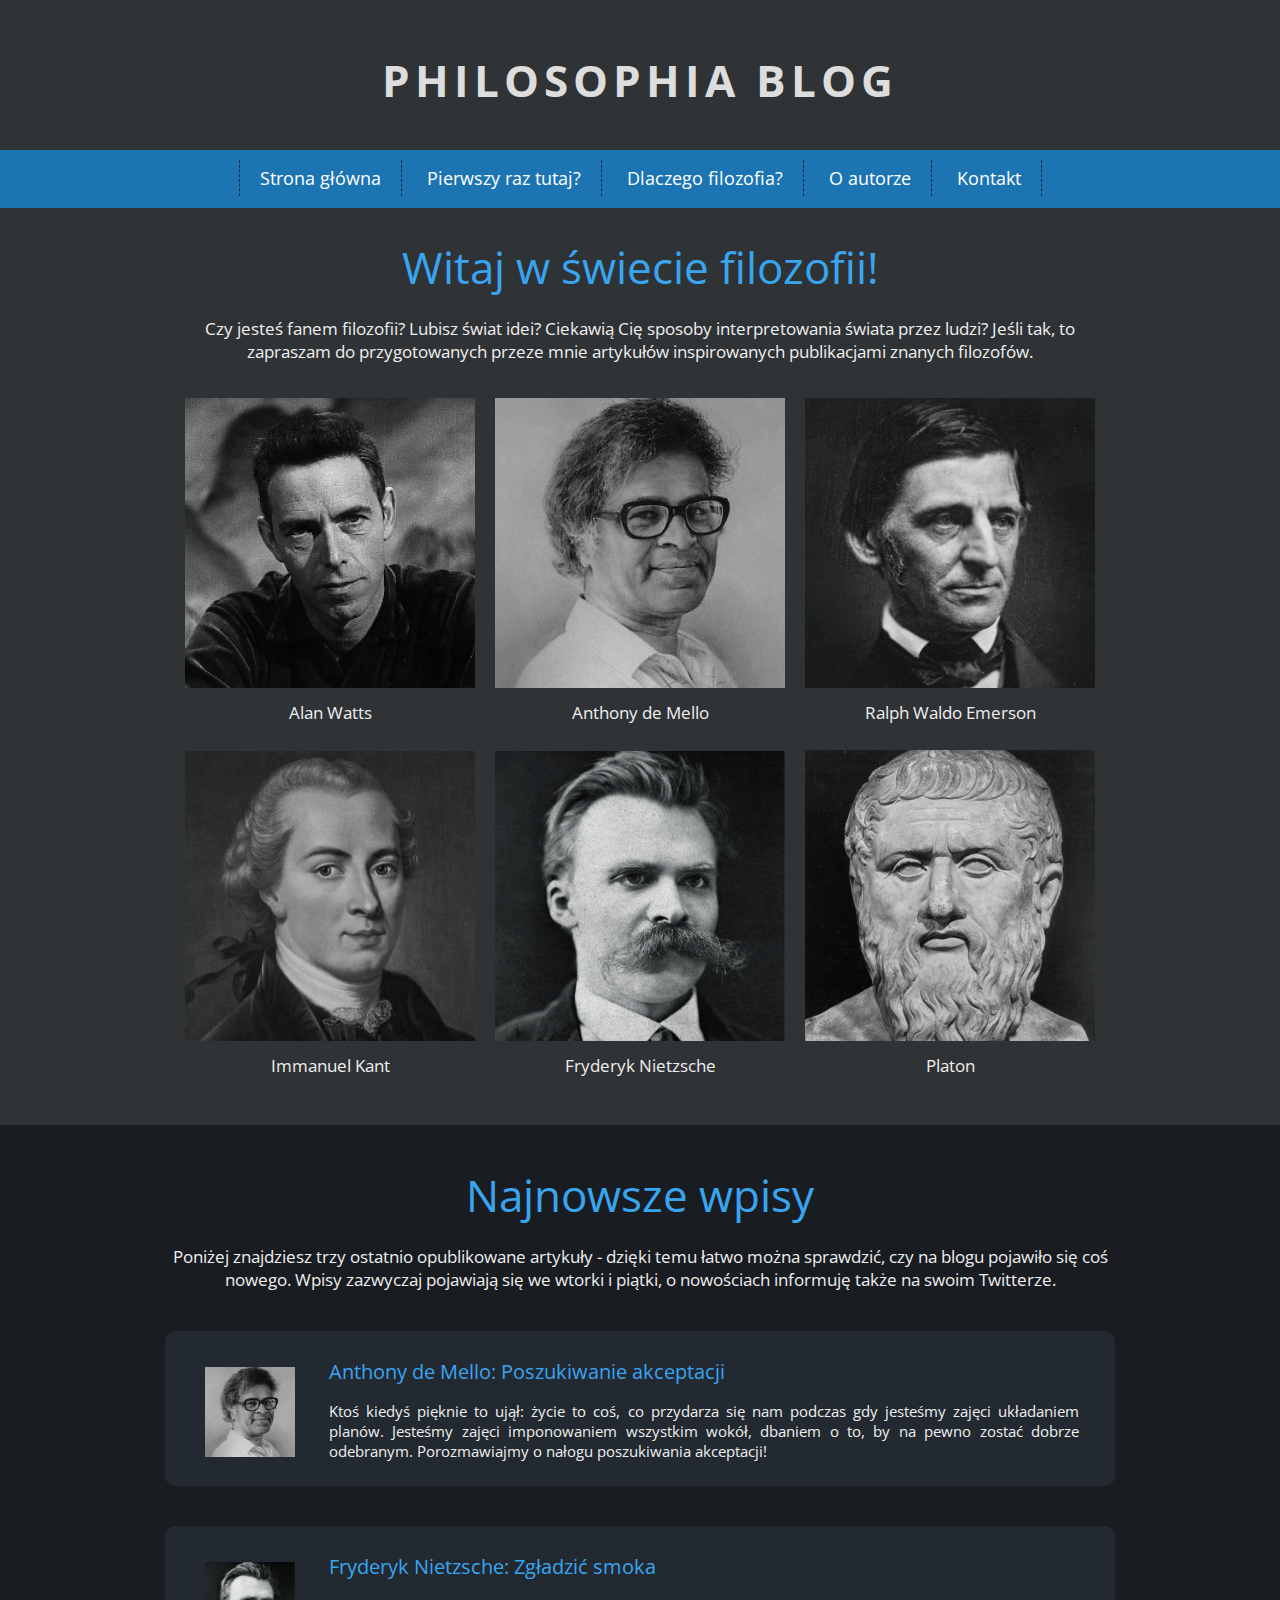
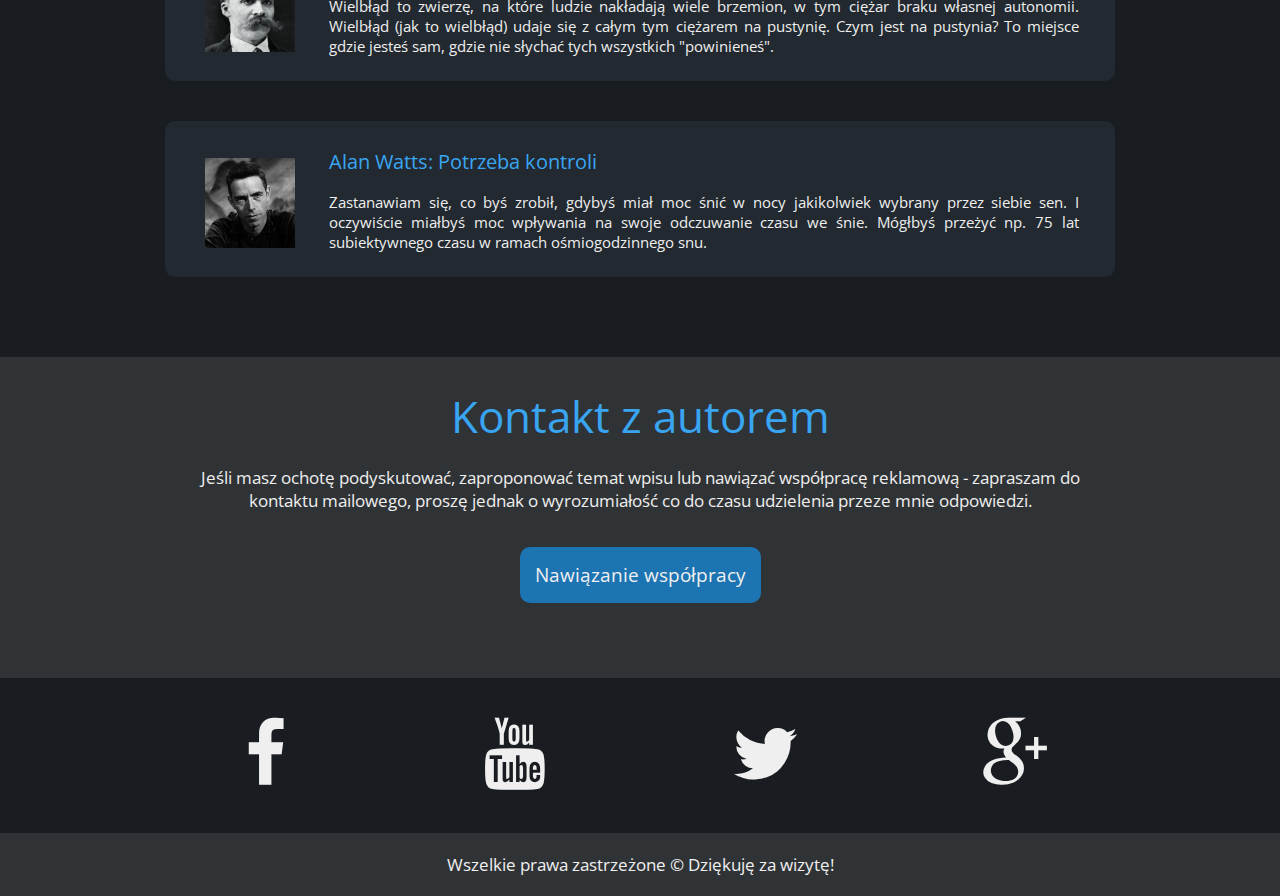
<file: index.html>
<!DOCTYPE html>
<html lang="pl">
<head>

	<meta charset="utf-8">
	<title>Philosophia Blog</title>
	<meta name="description" content="Blog na temat ciekawych publikacji z dziedziny filozofii. Omówienie wybranych tekstów najsłynniejszych autorów!">
	<meta name="keywords" content="filozofia, książki, blog, przemyślenia">
	<meta name="author" content="Mortinez Walles">
	
	<meta http-equiv="X-Ua-Compatible" content="IE=edge,chrome=1">
	
	<link rel="stylesheet" href="main.css">
	<link rel="stylesheet" href="css/fontello.css">
	<link href="https://fonts.googleapis.com/css?family=Open+Sans:400,700&amp;subset=latin-ext" rel="stylesheet">
	
	<!--[if lt IE 9]>
	<script src="//cdnjs.cloudflare.com/ajax/libs/html5shiv/3.7.3/html5shiv.min.js"></script>
	<![endif]-->
	
</head>

<body>

	<header>
		<h1 class="logo">Philosophia Blog</h1>
		<nav id="topnav">
			<ul class="menu">
				<li><a href="#">Strona główna</a></li>
				<li><a href="#">Pierwszy raz tutaj?</a></li>
				<li><a href="#">Dlaczego filozofia?</a></li>
				<li><a href="#">O autorze</a></li>
				<li><a href="#">Kontakt</a></li>
			<ul>
		</nav>
	</header>
	
	<main>
		<article>
		
			<section>
				<div class="categories">
					
					<header>
						<h1>Witaj w świecie filozofii!</h1>
						<p>Czy jesteś fanem filozofii? Lubisz świat idei? Ciekawią Cię sposoby interpretowania świata przez ludzi? Jeśli tak, to zapraszam do przygotowanych przeze mnie artykułów inspirowanych publikacjami znanych filozofów.</p>
					</header>
					
					<div class="author">
						<figure>
							<a href="#"><img src="img/alan-watts.jpg" alt="Alan Watts"></a>
							<figcaption>Alan Watts</figcaption>
						</figure>
					</div>
					
					<div class="author">
					<figure>
							<a href="#"><img src="img/de-mello.jpg" alt="Anthony de Mello"></a>
							<figcaption>Anthony de Mello</figcaption>
						</figure>
					</div>
					
					<div class="author">
					<figure>
							<a href="#"><img src="img/emerson.jpg" alt="Ralph Waldo Emerson"></a>
							<figcaption>Ralph Waldo Emerson</figcaption>
						</figure>
					</div>					
					
					<div class="author">
					<figure>
							<a href="#"><img src="img/kant.jpg" alt="Immanuel Kant"></a>
							<figcaption>Immanuel Kant</figcaption>
						</figure>
					</div>					
					
					<div class="author">
					<figure>
							<a href="#"><img src="img/nietzsche.jpg" alt="Fryderyk Nietzsche"></a>
							<figcaption>Fryderyk Nietzsche</figcaption>
						</figure>
					</div>		
					
					<div class="author">
					<figure>
							<a href="#"><img src="img/platon.jpg" alt="Platon"></a>
							<figcaption>Platon</figcaption>
					</figure>
					</div>
					
				</div>
			</section>
			
			<section id="newest">
				<div class="entries">
				
					<header>
						<h1>Najnowsze wpisy</h1>
						<p>Poniżej znajdziesz trzy ostatnio opublikowane artykuły - dzięki temu łatwo można sprawdzić, czy na blogu pojawiło się coś nowego. Wpisy zazwyczaj pojawiają się we wtorki i piątki, o nowościach informuję także na swoim Twitterze.</p>
					</header>
					
					<div class="entry">
							<div class="entryimg">
								<img src="img/de-mello.jpg" alt="Anthony de Mello">
							</div>
							<div class="entrytxt">
								<h2>Anthony de Mello: Poszukiwanie akceptacji</h2>
								<p>Ktoś kiedyś pięknie to ujął: życie to coś, co przydarza się nam podczas gdy jesteśmy zajęci układaniem planów. Jesteśmy zajęci imponowaniem wszystkim wokół, dbaniem o to, by na pewno zostać dobrze odebranym. Porozmawiajmy o nałogu poszukiwania akceptacji!</p>			
							</div>
					</div>
					
					<div class="entry">
							<div class="entryimg">
								<img src="img/nietzsche.jpg" alt="Fryderyk Nietzsche">
							</div>
							<div class="entrytxt">
								<h2>Fryderyk Nietzsche: Zgładzić smoka</h2>
								<p>Wielbłąd to zwierzę, na które ludzie nakładają wiele brzemion, w tym ciężar braku własnej autonomii. Wielbłąd (jak to wielbłąd) udaje się z całym tym ciężarem na pustynię. Czym jest na pustynia? To miejsce gdzie jesteś sam, gdzie nie słychać tych wszystkich "powinieneś".</p>			
							</div>
					</div>
					
					<div class="entry">
							<div class="entryimg">
								<img src="img/alan-watts.jpg" alt="Alan Watts">
							</div>
							<div class="entrytxt">
								<h2> Alan Watts: Potrzeba kontroli</h2>
								<p>Zastanawiam się, co byś zrobił, gdybyś miał moc śnić w nocy jakikolwiek wybrany przez siebie sen. I oczywiście miałbyś moc wpływania na swoje odczuwanie czasu we śnie. Mógłbyś przeżyć np. 75 lat subiektywnego czasu w ramach ośmiogodzinnego snu.</p>			
							</div>
					</div>
					
				</div>	
			</section>
			
			<section>
				<div class="contact">
	
					<header>
						<h1>Kontakt z autorem</h1>
						<p>Jeśli masz ochotę podyskutować, zaproponować temat wpisu lub nawiązać współpracę reklamową - zapraszam do kontaktu mailowego, proszę jednak o wyrozumiałość co do czasu udzielenia przeze mnie odpowiedzi.</p>

					</header>
					<a href="#" class="bluebutton">Nawiązanie współpracy</a>
	
				</div>
			</section>
			
		</article>
	</main>
	
	<footer>
	
		<div class="socials">
			<div class="socialdivs">
				<div class="fb">
					<i class="icon-facebook"></i>
				</div>
				<div class="yt">
					<i class="icon-youtube"></i>
				</div>
				<div class="tw">
					<i class="icon-twitter"></i>
				</div>
				<div class="gplus">
					<i class="icon-gplus"></i>
				</div>
				<div style="clear:both"></div>
			</div>
		</div>
		
		<div class="info">Wszelkie prawa zastrzeżone &copy; Dziękuję za wizytę!</div>
		
	</footer>
	
</body>
</html>
</file>
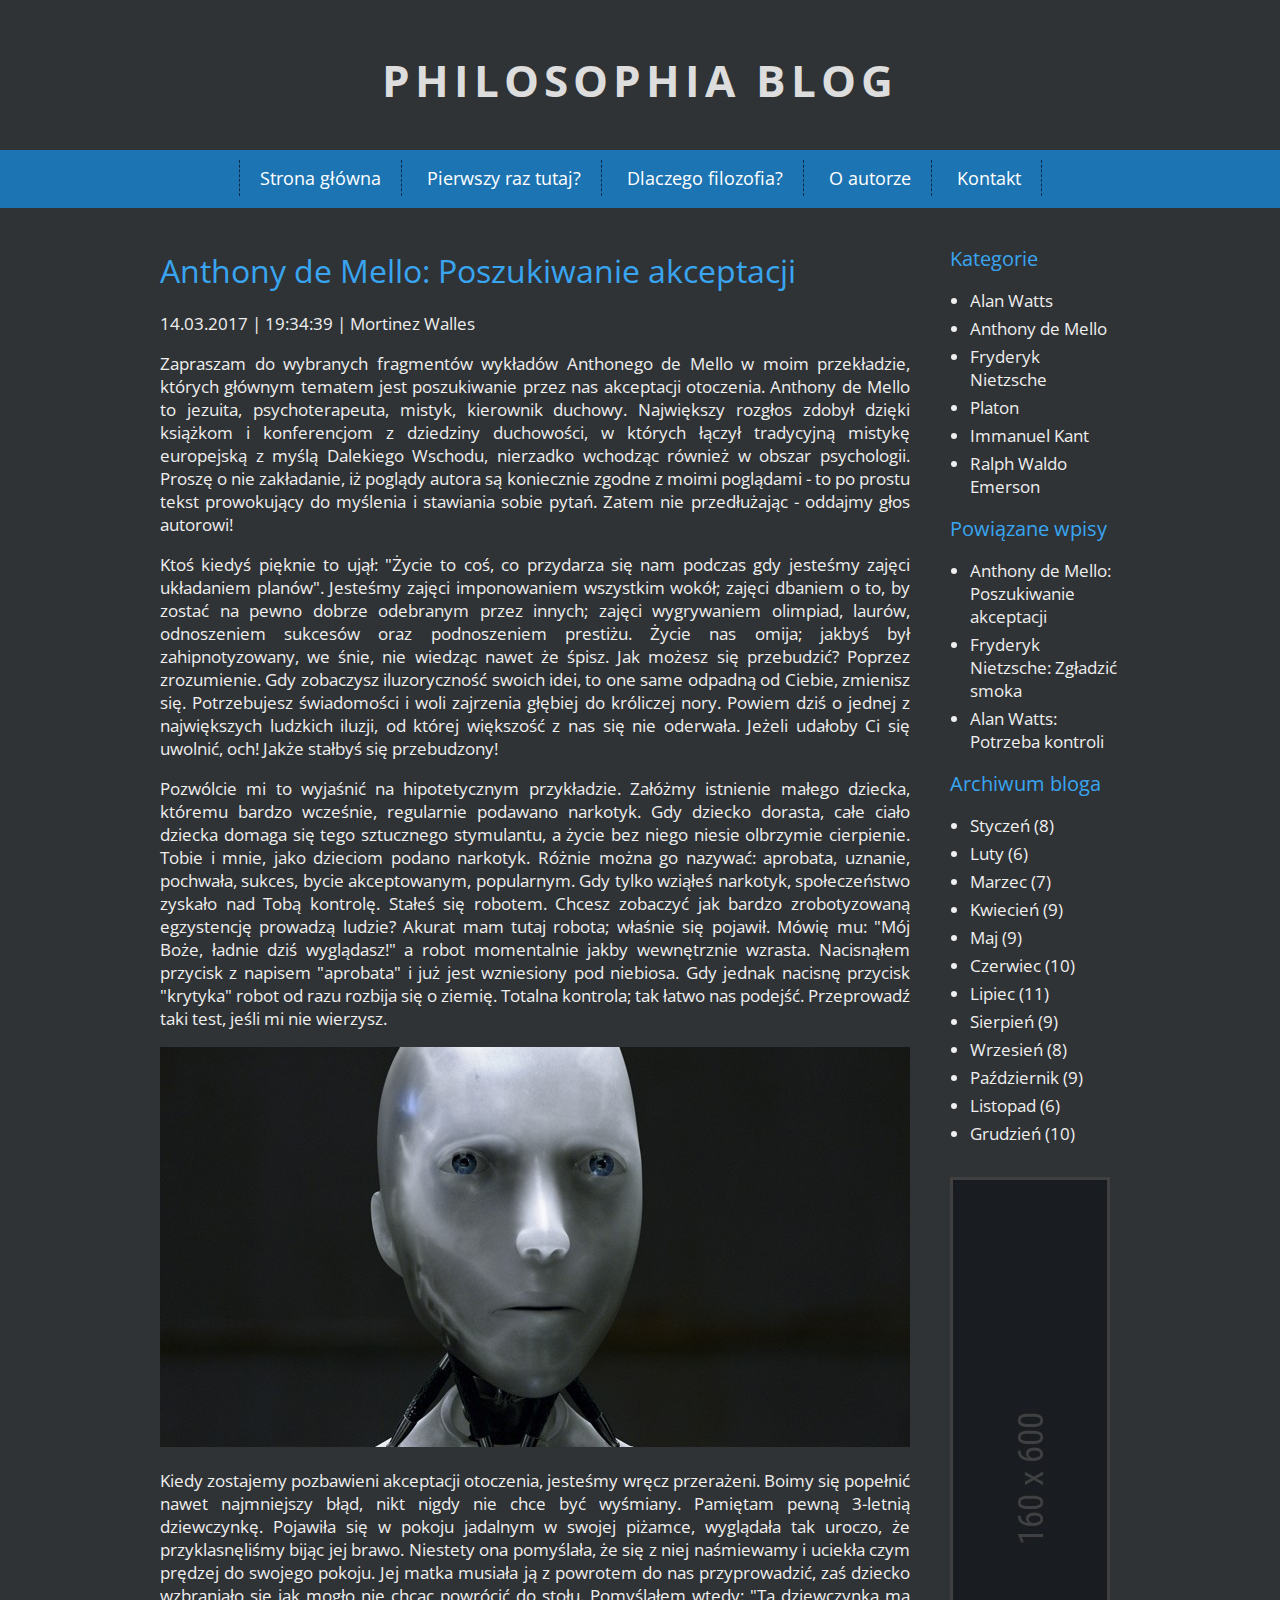
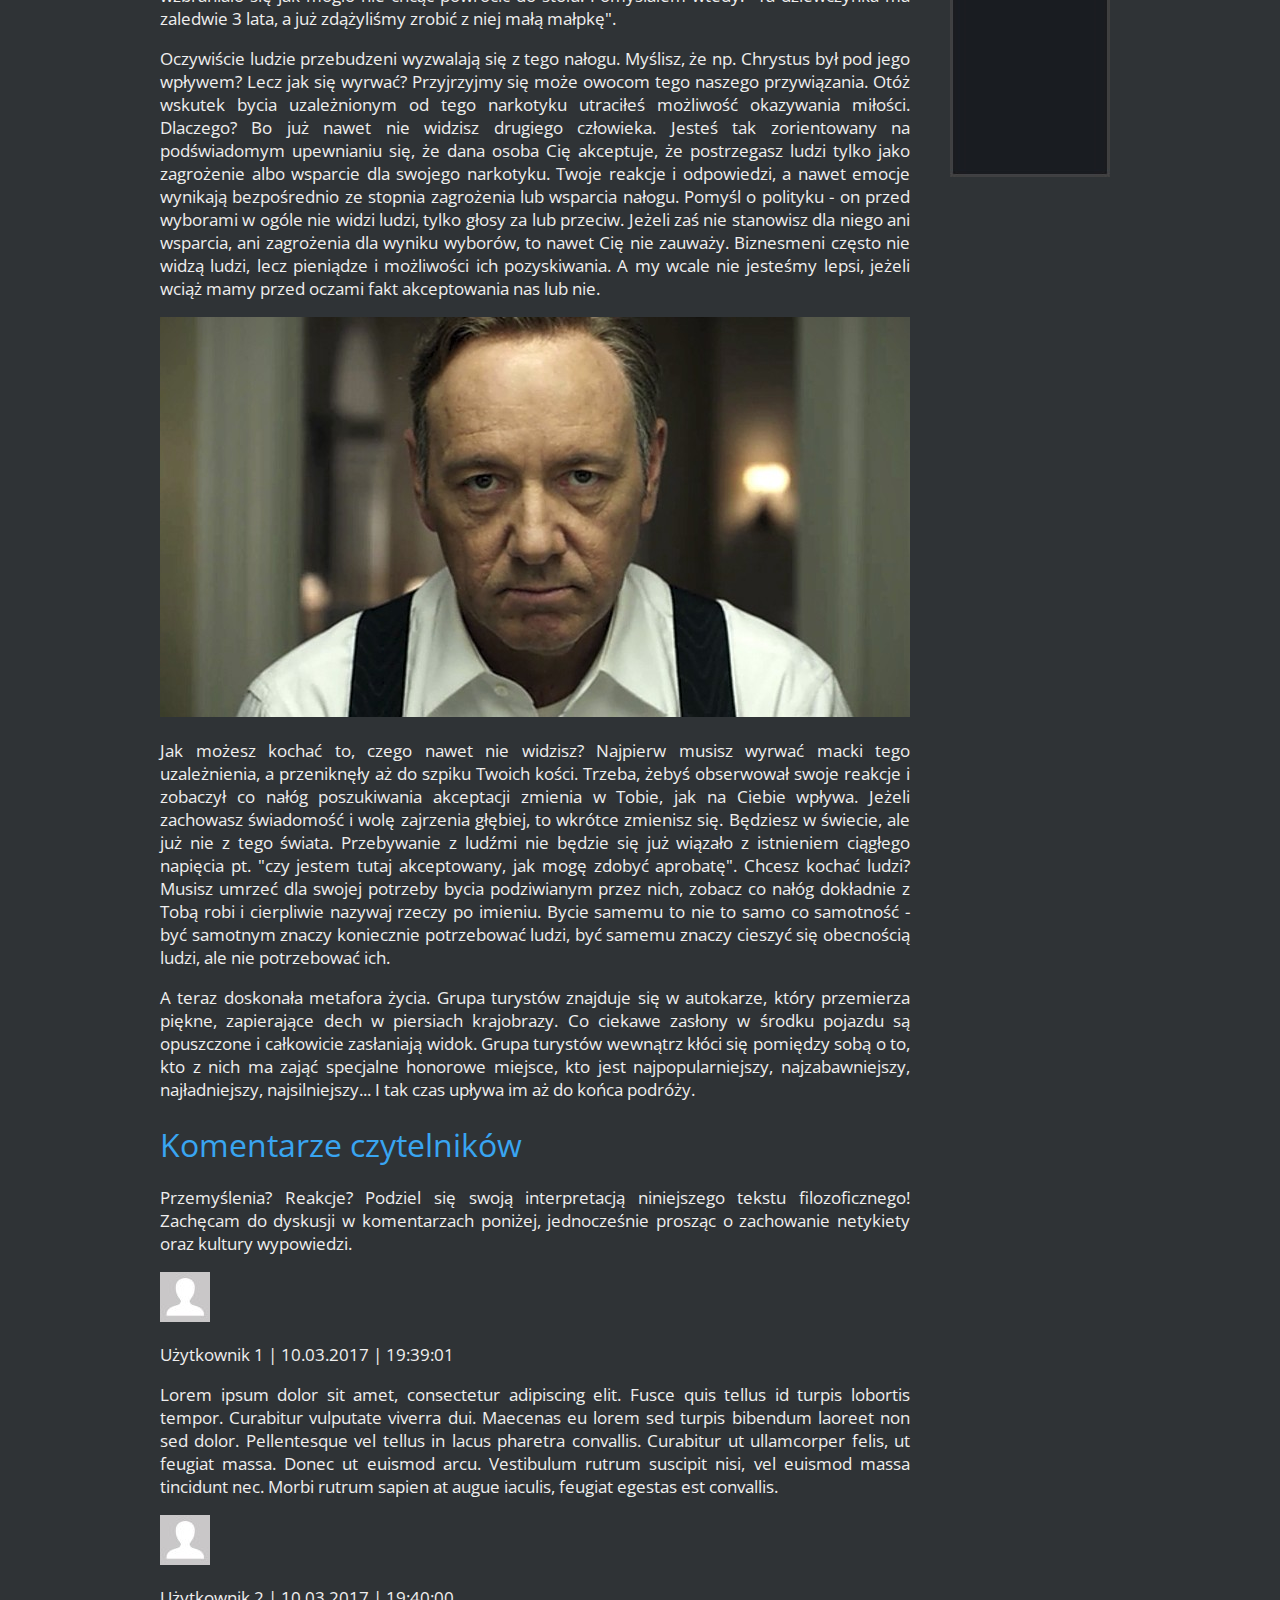
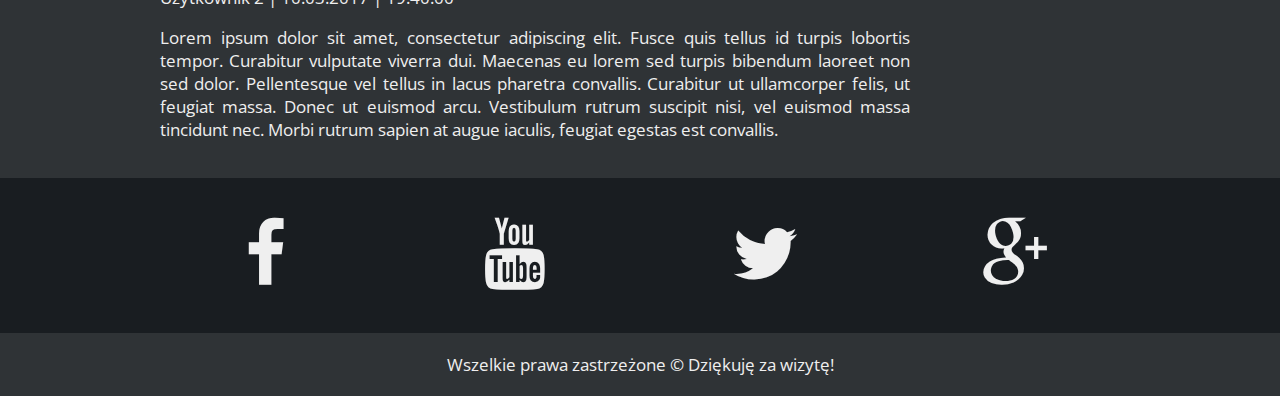
<file: wpis.html>
<!DOCTYPE html>
<html lang="pl">
<head>

	<meta charset="utf-8">
	<title>Philosophia Blog</title>
	<meta name="description" content="Blog na temat ciekawych publikacji z dziedziny filozofii. Omówienie wybranych tekstów najsłynniejszych autorów!">
	<meta name="keywords" content="filozofia, książki, blog, przemyślenia">
	<meta name="author" content="Mortinez Walles">
	
	<meta http-equiv="X-Ua-Compatible" content="IE=edge,chrome=1">
	
	<link rel="stylesheet" href="main.css">
	<link rel="stylesheet" href="css/fontello.css">
	<link href="https://fonts.googleapis.com/css?family=Open+Sans:400,700&amp;subset=latin-ext" rel="stylesheet">
	
	<!--[if lt IE 9]>
	<script src="//cdnjs.cloudflare.com/ajax/libs/html5shiv/3.7.3/html5shiv.min.js"></script>
	<![endif]-->
	
</head>

<body>

	<header>
		<h1 class="logo">Philosophia Blog</h1>
		<nav id="topnav">
			<ul class="menu">
				<li><a href="#">Strona główna</a></li>
				<li><a href="#">Pierwszy raz tutaj?</a></li>
				<li><a href="#">Dlaczego filozofia?</a></li>
				<li><a href="#">O autorze</a></li>
				<li><a href="#">Kontakt</a></li>
			<ul>
		</nav>
	</header>
	
	<div class="container">
	
		<div class="west">
			<main>
				<article>
				
					<header>
						<h1>Anthony de Mello: Poszukiwanie akceptacji</h1>
						<p>14.03.2017 | 19:34:39 | Mortinez Walles<p>
					</header>
					
					<p>Zapraszam do wybranych fragmentów wykładów Anthonego de Mello w moim przekładzie, których głównym tematem jest poszukiwanie przez nas akceptacji otoczenia. Anthony de Mello to jezuita, psychoterapeuta, mistyk, kierownik duchowy. Największy rozgłos zdobył dzięki książkom i konferencjom z dziedziny duchowości, w których łączył tradycyjną mistykę europejską z myślą Dalekiego Wschodu, nierzadko wchodząc również w obszar psychologii. Proszę o nie zakładanie, iż poglądy autora są koniecznie zgodne z moimi poglądami - to po prostu tekst prowokujący do myślenia i stawiania sobie pytań. Zatem nie przedłużając - oddajmy głos autorowi!</p>

					<p>Ktoś kiedyś pięknie to ujął: "Życie to coś, co przydarza się nam podczas gdy jesteśmy zajęci układaniem planów". Jesteśmy zajęci imponowaniem wszystkim wokół; zajęci dbaniem o to, by zostać na pewno dobrze odebranym przez innych; zajęci wygrywaniem olimpiad, laurów, odnoszeniem sukcesów oraz podnoszeniem prestiżu. Życie nas omija; jakbyś był zahipnotyzowany, we śnie, nie wiedząc nawet że śpisz. Jak możesz się przebudzić? Poprzez zrozumienie. Gdy zobaczysz iluzoryczność swoich idei, to one same odpadną od Ciebie, zmienisz się. Potrzebujesz świadomości i woli zajrzenia głębiej do króliczej nory. Powiem dziś o jednej z największych ludzkich iluzji, od której większość z nas się nie oderwała. Jeżeli udałoby Ci się uwolnić, och! Jakże stałbyś się przebudzony!</p>

					<p>Pozwólcie mi to wyjaśnić na hipotetycznym przykładzie. Załóżmy istnienie małego dziecka, któremu bardzo wcześnie, regularnie podawano narkotyk. Gdy dziecko dorasta, całe ciało dziecka domaga się tego sztucznego stymulantu, a życie bez niego niesie olbrzymie cierpienie. Tobie i mnie, jako dzieciom podano narkotyk. Różnie można go nazywać: aprobata, uznanie, pochwała, sukces, bycie akceptowanym, popularnym. Gdy tylko wziąłeś narkotyk, społeczeństwo zyskało nad Tobą kontrolę. Stałeś się robotem. Chcesz zobaczyć jak bardzo zrobotyzowaną egzystencję prowadzą ludzie? Akurat mam tutaj robota; właśnie się pojawił. Mówię mu: "Mój Boże, ładnie dziś wyglądasz!" a robot momentalnie jakby wewnętrznie wzrasta. Nacisnąłem przycisk z napisem "aprobata" i już jest wzniesiony pod niebiosa. Gdy jednak nacisnę przycisk "krytyka" robot od razu rozbija się o ziemię. Totalna kontrola; tak łatwo nas podejść. Przeprowadź taki test, jeśli mi nie wierzysz.</p>
					
					<img src="img/artykul1.jpg"/>
					
					<p>Kiedy zostajemy pozbawieni akceptacji otoczenia, jesteśmy wręcz przerażeni. Boimy się popełnić nawet najmniejszy błąd, nikt nigdy nie chce być wyśmiany. Pamiętam pewną 3-letnią dziewczynkę. Pojawiła się w pokoju jadalnym w swojej piżamce, wyglądała tak uroczo, że przyklasnęliśmy bijąc jej brawo. Niestety ona pomyślała, że się z niej naśmiewamy i uciekła czym prędzej do swojego pokoju. Jej matka musiała ją z powrotem do nas przyprowadzić, zaś dziecko wzbraniało się jak mogło nie chcąc powrócić do stołu. Pomyślałem wtedy: "Ta dziewczynka ma zaledwie 3 lata, a już zdążyliśmy zrobić z niej małą małpkę".</p>
					
					<p>Oczywiście ludzie przebudzeni wyzwalają się z tego nałogu. Myślisz, że np. Chrystus był pod jego wpływem? Lecz jak się wyrwać? Przyjrzyjmy się może owocom tego naszego przywiązania. Otóż wskutek bycia uzależnionym od tego narkotyku utraciłeś możliwość okazywania miłości. Dlaczego? Bo już nawet nie widzisz drugiego człowieka. Jesteś tak zorientowany na podświadomym upewnianiu się, że dana osoba Cię akceptuje, że postrzegasz ludzi tylko jako zagrożenie albo wsparcie dla swojego narkotyku. Twoje reakcje i odpowiedzi, a nawet emocje wynikają bezpośrednio ze stopnia zagrożenia lub wsparcia nałogu. Pomyśl o polityku - on przed wyborami w ogóle nie widzi ludzi, tylko głosy za lub przeciw. Jeżeli zaś nie stanowisz dla niego ani wsparcia, ani zagrożenia dla wyniku wyborów, to nawet Cię nie zauważy. Biznesmeni często nie widzą ludzi, lecz pieniądze i możliwości ich pozyskiwania. A my wcale nie jesteśmy lepsi, jeżeli wciąż mamy przed oczami fakt akceptowania nas lub nie.</p>
					
					<img src="img/artykul2.jpg"/>
					
					<p>Jak możesz kochać to, czego nawet nie widzisz? Najpierw musisz wyrwać macki tego uzależnienia, a przeniknęły aż do szpiku Twoich kości. Trzeba, żebyś obserwował swoje reakcje i zobaczył co nałóg poszukiwania akceptacji zmienia w Tobie, jak na Ciebie wpływa. Jeżeli zachowasz świadomość i wolę zajrzenia głębiej, to wkrótce zmienisz się. Będziesz w świecie, ale już nie z tego świata. Przebywanie z ludźmi nie będzie się już wiązało z istnieniem ciągłego napięcia pt. "czy jestem tutaj akceptowany, jak mogę zdobyć aprobatę". Chcesz kochać ludzi? Musisz umrzeć dla swojej potrzeby bycia podziwianym przez nich, zobacz co nałóg dokładnie z Tobą robi i cierpliwie nazywaj rzeczy po imieniu. Bycie samemu to nie to samo co samotność - być samotnym znaczy koniecznie potrzebować ludzi, być samemu znaczy cieszyć się obecnością ludzi, ale nie potrzebować ich.</p>
					
					<p>A teraz doskonała metafora życia. Grupa turystów znajduje się w autokarze, który przemierza piękne, zapierające dech w piersiach krajobrazy. Co ciekawe zasłony w środku pojazdu są opuszczone i całkowicie zasłaniają widok. Grupa turystów wewnątrz kłóci się pomiędzy sobą o to, kto z nich ma zająć specjalne honorowe miejsce, kto jest najpopularniejszy, najzabawniejszy, najładniejszy, najsilniejszy... I tak czas upływa im aż do końca podróży.</p>
					
					<section>
						<header>
							<h1>Komentarze czytelników</h1>
							<p>Przemyślenia? Reakcje? Podziel się swoją interpretacją niniejszego tekstu filozoficznego! Zachęcam do dyskusji w komentarzach poniżej, jednocześnie prosząc o zachowanie netykiety oraz kultury wypowiedzi.</p>
						</header>
						
						<div class="comment">		
							<div class="user">
								<figure>
									<img src="img/user.jpg" alt="user">
									<figcaption>Użytkownik 1 | 10.03.2017 | 19:39:01</figcaption>
								</figure>
							</div>
							<p>Lorem ipsum dolor sit amet, consectetur adipiscing elit. Fusce quis tellus id turpis lobortis tempor. Curabitur vulputate viverra dui. Maecenas eu lorem sed turpis bibendum laoreet non sed dolor. Pellentesque vel tellus in lacus pharetra convallis. Curabitur ut ullamcorper felis, ut feugiat massa. Donec ut euismod arcu. Vestibulum rutrum suscipit nisi, vel euismod massa tincidunt nec. Morbi rutrum sapien at augue iaculis, feugiat egestas est convallis.<p>
						</div>
						<div class="comment">		
							<div class="user">
								<figure>
									<img src="img/user.jpg" alt="user">
									<figcaption>Użytkownik 2 | 10.03.2017 | 19:40:00</figcaption>
								</figure>
							</div>
							<p>Lorem ipsum dolor sit amet, consectetur adipiscing elit. Fusce quis tellus id turpis lobortis tempor. Curabitur vulputate viverra dui. Maecenas eu lorem sed turpis bibendum laoreet non sed dolor. Pellentesque vel tellus in lacus pharetra convallis. Curabitur ut ullamcorper felis, ut feugiat massa. Donec ut euismod arcu. Vestibulum rutrum suscipit nisi, vel euismod massa tincidunt nec. Morbi rutrum sapien at augue iaculis, feugiat egestas est convallis.<p>
						</div>
					</section>
					
				</article>
			</main>
	
		</div>
		
		<div class="east">
			<aside>
				<nav>
					<h2>Kategorie</h2>

					<ul>
						<li>Alan Watts</li>
						<li>Anthony de Mello</li>
						<li>Fryderyk Nietzsche</li>
						<li>Platon</li>
						<li>Immanuel Kant</li>
						<li>Ralph Waldo Emerson</li>
					</ul>
				
					<h2>Powiązane wpisy</h2>
					<ul>
						<li>Anthony de Mello: Poszukiwanie akceptacji</li>
						<li>Fryderyk Nietzsche: Zgładzić smoka</li>
						<li>Alan Watts: Potrzeba kontroli</li>
					</ul>				

					<h2>Archiwum bloga</h2>
					<ul>
						<li>Styczeń (8)</li>
						<li>Luty (6)</li>
						<li>Marzec (7)</li>
						<li>Kwiecień (9)</li>
						<li>Maj (9)</li>
						<li>Czerwiec (10)</li>
						<li>Lipiec (11)</li>
						<li>Sierpień (9)</li>
						<li>Wrzesień (8)</li>
						<li>Październik (9)</li>
						<li>Listopad (6)</li>
						<li>Grudzień (10)</li>
					</ul>					
				</nav>
				<img src="img/ad.jpg"></img>
				
			</aside>
		</div>
		
		<div style="clear: both;"></div>
		
	</div>
	
	<footer>
	
		<div class="socials">
			<div class="socialdivs">
				<div class="fb">
					<i class="icon-facebook"></i>
				</div>
				<div class="yt">
					<i class="icon-youtube"></i>
				</div>
				<div class="tw">
					<i class="icon-twitter"></i>
				</div>
				<div class="gplus">
					<i class="icon-gplus"></i>
				</div>
				<div style="clear:both"></div>
			</div>
		</div>
		
		<div class="info">Wszelkie prawa zastrzeżone &copy; Dziękuję za wizytę!</div>
		
	</footer>
	
</body>
</html>
</file>
<file: main.css>
body
{
	margin: 0;
	background-color: #2f3336;
	color: #efefef;
    font-family: 'Open Sans', sans-serif;
    font-size: 17px;
}

.logo {
	font-size: 44px;
	font-weight: 700;
	color: #ddd;
	text-align: center;
	text-transform: uppercase;
	letter-spacing: 5px;
	margin-top: 50px;
	margin-bottom: 40px;
}

#topnav {
	background-color: #1c74b2;
	text-align: center;
}

.menu {
	list-style-type: none;
	margin: 0;
	padding: 10px;
	font-size: 18px;
	min-height: 38px;
	line-height: 200%;
}

.menu > li {
	display: inline-block;
	padding-left: 20px;
	padding-right: 20px;
	border-right: 1px dashed #0a2b4a;
}

.menu > li:first-child {
	border-left: 1px dashed #0a2b4a;
}

.menu a {
	text-decoration: none;
	color: #fff;
}

.menu a:hover {
	color: #0a2b4a;
}

.categories {
	margin-left: auto;
	margin-right: auto;
	width: 950px;
	text-align: center;
	padding: 0;
}

h1 {
	font-size: 44px;
	font-weight: 400;
	color: #39a5f1;
	margin-bottom: 20px;
}

.author {
	display: inline-block;
	margin-top: 10px;
}

.author a {
	opacity: 0.9;
}

.author a:hover {
	opacity: 1;
}

figure {
	margin: 8px;
	padding: 0px;
}

figcaption {
	margin-top: 8px;
	padding: 0px;
}

.entries {
	margin-left: auto;
	margin-right: auto;
	width: 950px;
	text-align: center;
	padding-top: 10px;
	padding-bottom: 80px;
	margin-top: 40px;
}

#newest {
	background-color: #191d21;
}

.entry {
	background-color: #222930;
	padding: 10px;
	margin-top: 40px;
	border-radius: 10px;
	text-align: justify;
}

.entryimg {
	width: 120px;
	margin-left: 30px;
	display: inline-block;
}

 .entryimg img {
	 height: 90px;
	 width: 90px;
 }

.entrytxt {
	width: 750px;
	display: inline-block;
	font-size: 15px;
}

h2 {
	font-size: 20px;
	font-weight: 400;
	color: #39a5f1;
}

.contact {
	margin-left: auto;
	margin-right: auto;
	width: 950px;
	text-align: center;
	padding-bottom: 70px;
	margin-bottom: 20px;
}

.contact p {
	margin-bottom: 50px;
}

.bluebutton {
	background-color: #1c74b2;
	padding: 15px;
	font-size: 19px;
	color: #efefef;
	text-decoration: none;
	border-radius: 10px;
}

.bluebutton:hover {
	background-color: #1b63a1;
	cursor: pointer;
}

.socials
{
	width:100%;
	text-align: center;
	background-color: #191d21;
}

.socialdivs
{
	width: 1000px;
	margin-left: auto;
	margin-right: auto;
}

.fb
{
	width: 250px;
	height: 155px;
	float:left;
}

.fb:hover
{
	background-color: #4668b3;
}

.yt
{
	width: 250px;
	height: 155px;
	float:left;
}

.yt:hover
{
	background-color: #d94348;
}

.tw
{
	width: 250px;
	height: 155px;
	float:left;
}

.tw:hover
{
	background-color: #3095d3;
}

.gplus
{
	width: 250px;
	height: 155px;
	float:left;
}

.gplus:hover
{
	background-color: #d95333;
}

.info {
	padding: 20px;
	text-align: center;
}

.container {
	margin-left: auto;
	margin-right: auto;
	width: 1000px;
}

.west {
	text-align: justify;
	width: 750px;
	padding: 20px;
	float: left;
}

.west h1 {
	text-align: left;
	font-size: 32px;
}

.east {
	width: 170px;
	padding: 20px;
	float: left;
}

.user figure {
	margin: 0px;
	padding: 0px;
}

.user figcaption {
	margin-top: 16px;
	padding: 0px;
}

.east ul {
	padding-left: 20px;
}

.east ul > li {
	margin-bottom: 5px;
}

.east img {
	margin-top: 15px;
}
</file>
<file: css/fontello.css>
@font-face {
  font-family: 'fontello';
  src: url('../font/fontello.eot?49170314');
  src: url('../font/fontello.eot?49170314#iefix') format('embedded-opentype'),
       url('../font/fontello.woff?49170314') format('woff'),
       url('../font/fontello.ttf?49170314') format('truetype'),
       url('../font/fontello.svg?49170314#fontello') format('svg');
  font-weight: normal;
  font-style: normal;
}
/* Chrome hack: SVG is rendered more smooth in Windozze. 100% magic, uncomment if you need it. */
/* Note, that will break hinting! In other OS-es font will be not as sharp as it could be */
/*
@media screen and (-webkit-min-device-pixel-ratio:0) {
  @font-face {
    font-family: 'fontello';
    src: url('../font/fontello.svg?49170314#fontello') format('svg');
  }
}
*/
 
 [class^="icon-"]:before, [class*=" icon-"]:before {
  font-family: "fontello";
  font-style: normal;
  font-weight: normal;
  speak: none;
 
  display: inline-block;
  text-decoration: inherit;
  width: 1em;
  margin-right: .2em;
  text-align: center;
  /* opacity: .8; */
 
  /* For safety - reset parent styles, that can break glyph codes*/
  font-variant: normal;
  text-transform: none;
 
  /* fix buttons height, for twitter bootstrap */
  line-height: 1em;
 
  /* Animation center compensation - margins should be symmetric */
  /* remove if not needed */
  margin-left: .2em;
 
  /* you can be more comfortable with increased icons size */
  /* font-size: 120%; */
 
  /* Font smoothing. That was taken from TWBS */
  -webkit-font-smoothing: antialiased;
  -moz-osx-font-smoothing: grayscale;
 
  /* Uncomment for 3D effect */
  /* text-shadow: 1px 1px 1px rgba(127, 127, 127, 0.3); */
}
 
.icon-facebook:before { content: '\e800'; font-size: 72px; margin-top: 40px;} /* '' */
.icon-youtube:before { content: '\e801'; font-size: 72px; margin-top: 40px;} /* '' */
.icon-twitter:before { content: '\e802'; font-size: 72px; margin-top: 40px;} /* '' */
.icon-gplus:before { content: '\e803'; font-size: 72px; margin-top: 40px;} /* '' */
</file>
